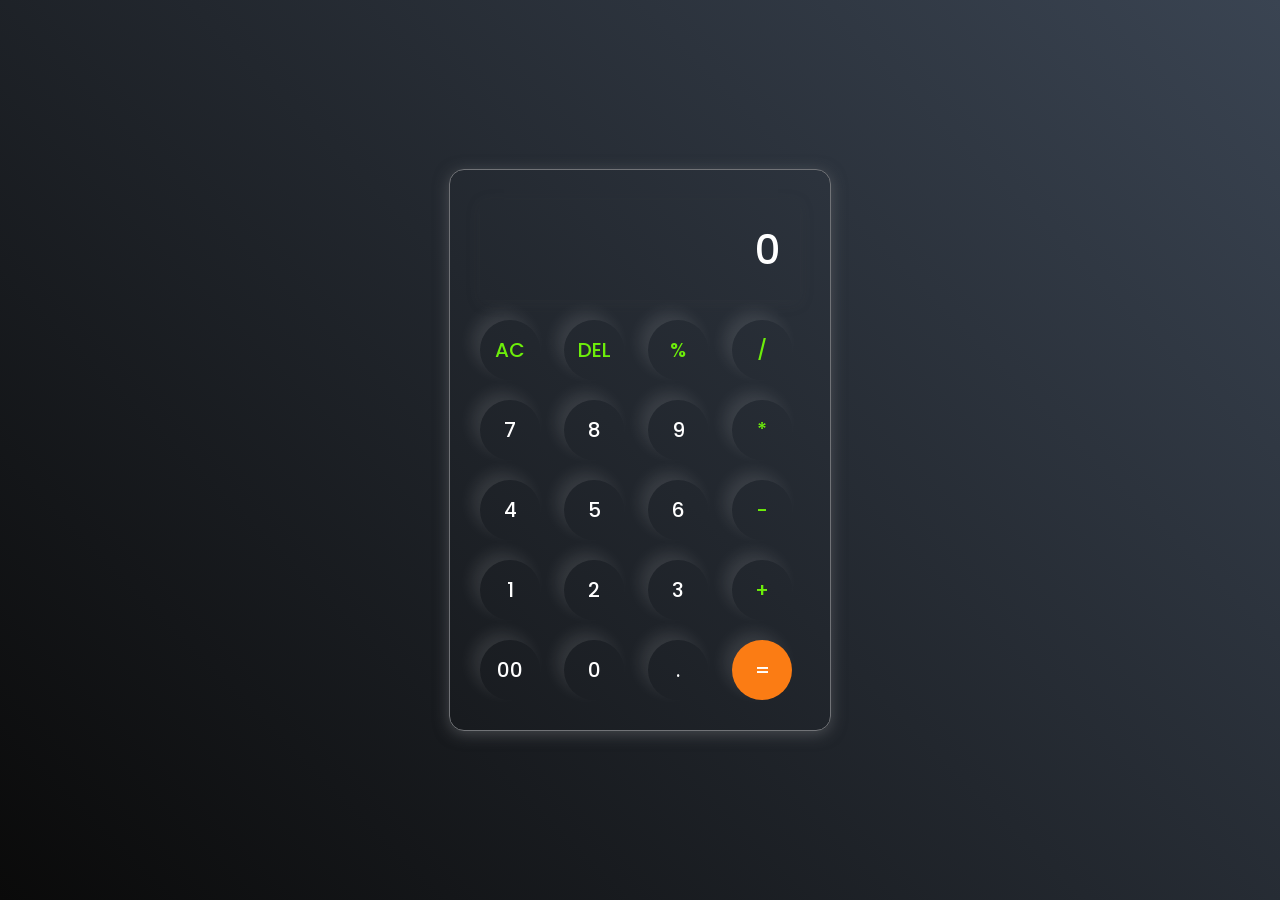
<file: calculator-sourceCode/index.html>
<!DOCTYPE html>
<html lang="en">
<head>
    <meta charset="UTF-8">
    <meta name="viewport" content="width=device-width, initial-scale=1.0">
    <link rel="stylesheet" href="style.css">
    <title>Calculator</title>
</head>
<body>
    <div class="calculator">
        <input type="text" placeholder="0" class="inputBox">
        <div>
            <button class="operator">AC</button>
            <button class="operator">DEL</button>
            <button class="operator">%</button>
            <button class="operator">/</button>
        </div>
        <div>
            <button>7</button>
            <button>8</button>
            <button>9</button>
            <button class="operator">*</button>
        </div>
        <div>
            <button>4</button>
            <button>5</button>
            <button>6</button>
            <button class="operator">-</button>
        </div>
        <div>
            <button>1</button>
            <button>2</button>
            <button>3</button>
            <button class="operator">+</button>
        </div>
        <div>
            <button>00</button>
            <button>0</button>
            <button>.</button>
            <button class="eqlBtn">=</button>
        </div>
    </div>

    <script src="script.js"></script>
</body>
</html>
</file>
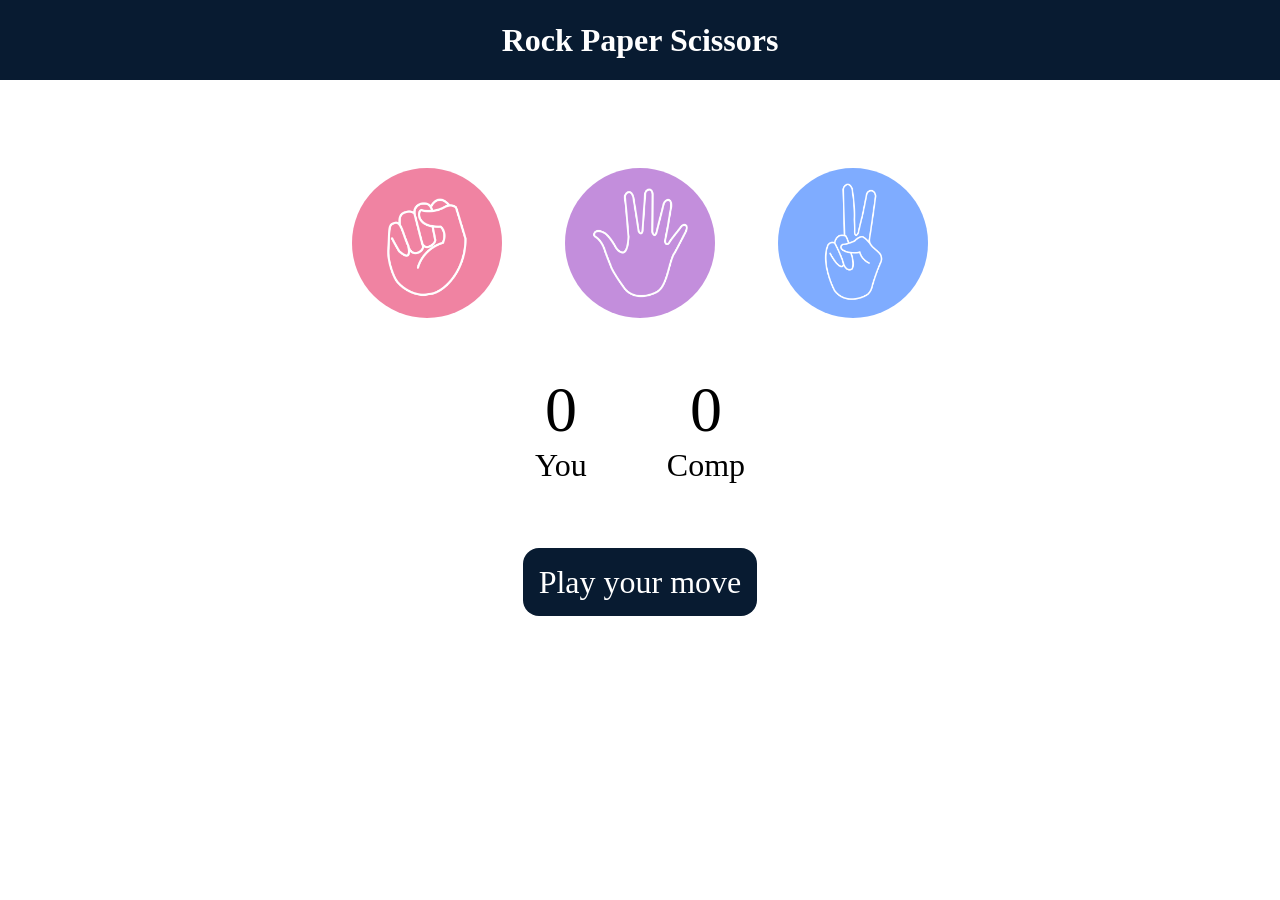
<file: rockPaperScissorsGame/index.html>
<!DOCTYPE html>
<html lang="en">
<head>
    <meta charset="UTF-8">
    <meta name="viewport" content="width=device-width, initial-scale=1.0">
    <link rel="stylesheet" href="style.css">
    <title>Rock Paper Scissors Game</title>
</head>
<body>
    <h1>Rock Paper Scissors</h1>
    <div class="choices">
        <div class="choice" id="rock">
            <img src="images/rock.png" alt="">
        </div>
        <div class="choice" id="paper">
            <img src="images/paper.png" alt="">
        </div>
        <div class="choice" id="scissors">
            <img src="images/scissors.png" alt="">
        </div>
    </div>

    <div class="score-board">
        <div class="score">
            <p id="user-score">0</p>
            <p>You</p>
        </div>
        <div class="score">
            <p id="comp-score">0</p>
            <p>Comp</p>
        </div>
    </div>
    <div class="msg-container">
        <p id="msg">Play your move</p>
    </div>

    <script src="script.js"></script>
</body>
</html>
</file>
<file: calculator-sourceCode/style.css>
@import url('https://fonts.googleapis.com/css2?family=Poppins:wght@500&display=swap');
*{
    margin: 0; 
    padding: 0;
    box-sizing: border-box;
    font-family: "Poppins", sans-serif;
    font-weight: 500;
    font-style: normal;
    
}

body{
    width: 100vw;
    height: 100vh;
    display: flex;
    justify-content: center;
    align-items: center;
    background: linear-gradient(45deg, #0a0a0a,  #3a4452 );
}
.calculator{
    border: 1px solid #717377;
    padding: 20px;
    border-radius: 15px;
    background: transparent;
    box-shadow: 0px 3px 15px rgba(113, 115, 119, 0.5);

}
.calculator input{
    width: 320px;
    border: none;
    padding: 20px;
    margin: 10px;
    background: transparent;
    box-shadow: 0px 3px 15px rgb(84, 84, 84, 0.1);
    font-size: 40px;
    text-align: right;
    cursor: pointer;
    color: white;
}
input::placeholder{
    color: white;
}
button{
    height: 60px;
    width: 60px;
    border-radius: 50%;
    margin: 10px;
    border: none;
    background: transparent;
    color: #ffffff;
    font-size: 20px;
    box-shadow: -8px -8px 15px rgba(255, 255, 255, 0.1);
    cursor: pointer;

}
.eqlBtn{
    background-color: #fb7c14;
}
.operator{
     color: #6dee0a;
}
</file>
<file: rockPaperScissorsGame/style.css>
*{
    margin: 0;
    padding: 0;
    text-align: center;
}
h1{
    
    background-color: #081b31;
    color: white;
    height: 5rem;
    line-height: 5rem;

}
.choice {
    height: 165px;
    width:165px;
    border-radius: 50%;
    display: flex;
    justify-content: center;
    align-items: center;

}
.choice:hover   
{
    cursor: pointer;
    background-color: #081b31;

}
img{
    height: 150px;
    width: 150px;
    object-fit: cover;
    border-radius: 50%;
}
.choices {
    display: flex;
    justify-content: center;
    align-items: center;
    gap: 3rem;
    margin-top: 5rem;
}

.score-board{
    display: flex;
    justify-content: center;
    align-items: center;
    font-size: 2rem;
    margin-top: 3rem;
    gap: 5rem;

}
#user-score , #comp-score{
    font-size: 4rem;
}
.msg-container{
    margin-top: 5rem;
}

#msg{
    background-color: #081b31;
    color: white;
    font-size: 2rem;
    display: inline;
    padding: 1rem;
    border-radius: 1rem;
}
</file>
